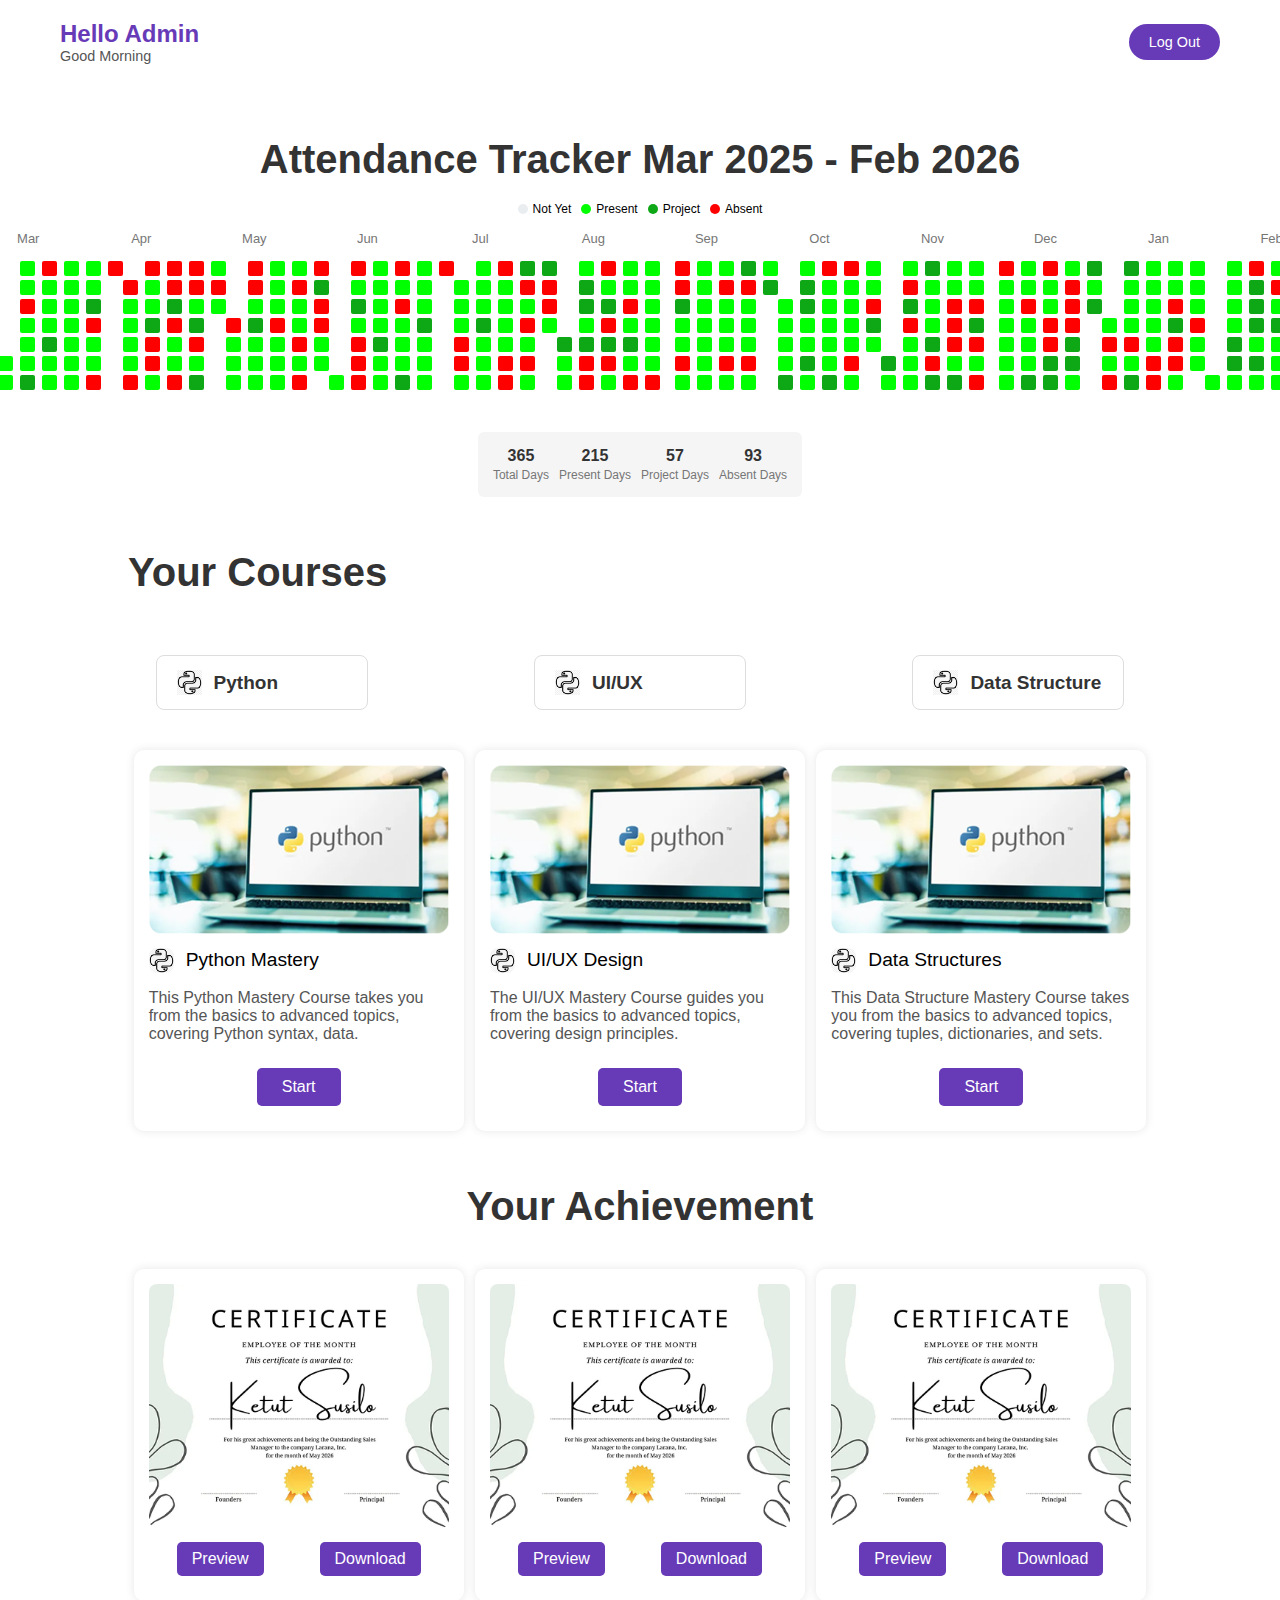
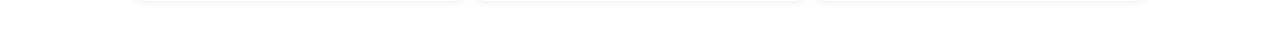
<file: dashboard.html>
<!DOCTYPE html>
<html lang="en">

<head>
    <meta charset="UTF-8">
    <meta name="viewport" content="width=device-width, initial-scale=1.0">
    <title>Dashboard</title>
    <style>
        /* CSS - Styles combined from both provided files */
        body {
            font-family: sans-serif;
            margin: 0;
            padding: 0;
            background-color: #ffffff;
        }

        .header {
            background-color: #ffffff;
            padding: 20px 60px;
            display: flex;
            justify-content: space-between;
            align-items: center;
        }

        .greeting {
            display: flex;
            flex-direction: column;
            align-items: flex-start;
        }

        .greeting h1 {
            color: #673ab7;
            font-size: 1.5em;
            margin: 0;
        }

        .greeting p {
            color: #555;
            font-size: 0.9em;
            margin: 0;
        }

        .logout-button {
            background-color: #673ab7;
            color: #fff;
            padding: 10px 20px;
            border: none;
            border-radius: 20px;
            cursor: pointer;
            text-decoration: none;
            font-size: 0.9em;
        }

        .container {
            width: 100%;
            display: flex;
            align-items: center;
            justify-content: center;

            
        }
        .container1 {
            width: 80%;
            margin: 20px auto;
        }

        /* Top Buttons Section */
        .top-buttons {
            display: flex;
            justify-content: center;
            align-items: center;
            gap: 13vw;
            padding: 20px 0;
            margin-bottom: 20px;
        }

        .top-button {
            display: flex;
            align-items: center;
            background-color: #ffffff;
            border: 1px solid #ddd;
            border-radius: 8px;
            padding: 10px 20px;
            text-align: center;
            width: 170px;
            height: 33px;
            color: #333;
        }

        .top-button h4 {
            font-size: 19px;
        }

        .logo-container {
            margin-right: 12px;
            height: 25px;
            width: 25px;
            /* Space between logo and text */
        }

        /* Courses Section */
        .courses-section {
            display: flex;
            justify-content: space-around;
            flex-wrap: wrap;
            /* Allows items to wrap on smaller screens */
        }

        .course-card {
            background-color: #fff;
            border-radius: 10px;
            box-shadow: 0 0 10px rgba(0, 0, 0, 0.1);
            padding: 15px;
            width: 300px;
            margin-bottom: 20px;
            text-align: center;
        }

        .course-card img {
            width: 100%;
            /* Make images responsive */
            border-radius: 8px;
            margin-bottom: 10px;
        }

        .course-title {
            font-size: 1.2em;
            margin-bottom: 5px;
            display: flex;
            align-items: center;
            /* Align items horizontally */
            justify-content: flex-start;
            /* Align content to the left */
        }

        .course-description {
            font-size: 1rem;
            color: #555;
            margin-bottom: 15px;
            text-align: left;
        }

        .button-container {
            padding: 10px 0;
        }

        .view-button {
            display: inline-block;
            background-color: #673ab7;
            color: #fff;
            padding: 10px 25px;
            border: none;
            border-radius: 5px;
            cursor: pointer;
            text-decoration: none;
        }

        /* Achievements Section */
        .achievements-section {
            text-align: center;
            margin-top: 30px;
        }

        .achievements-grid {
            display: flex;
            justify-content: space-around;
            flex-wrap: wrap;
        }

        .achievement-card {
            width: 300px;
            background-color: #fff;
            border-radius: 10px;
            box-shadow: 0 0 10px rgba(0, 0, 0, 0.1);
            padding: 15px;
            margin-bottom: 20px;
        }

        .achievement-card img {
            width: 100%;
            border-radius: 8px;
        }

        .achievement-actions {
            display: flex;
            justify-content: space-around;
            padding: 10px 0;
        }

        .achievement-actions a {
            text-decoration: none;
            background-color: #673ab7;
            color: white;
            padding: 8px 15px;
            border-radius: 5px;
            cursor: pointer;
        }

        .tracker-container {
            background-color: transparent;
            padding: 20px;
            border-radius: 8px;
            width: fit-content;
            display: flex;
            flex-direction: column;
            align-items: center;
        }

        .title {
            margin-bottom: 20px;
            color: #333;
            text-align: center;
        }

        .legend {
            display: flex;
            gap: 10px;
            margin-bottom: 15px;
            justify-content: center;
            font-size: 12px;
        }

        .legend-item {
            display: flex;
            align-items: center;
            gap: 5px;
        }

        .legend-color {
            width: 10px;
            height: 10px;
            border-radius: 50%; /* Make the legend colors circles */
        }

        #month-labels {
            display: flex;
            justify-content: space-around;
            width: 100%;
            margin-left: 20px;
            margin-bottom: 5px;
            font-size: 13px;
            color: #767676;
        }

        .month-label {
            width: calc(100% / 12);
            text-align: center;
        }

        .row {
            display: flex;
        }

        #weekday-labels {
            display: flex;
            flex-direction: column;
            margin-top: 10px;
            gap: 22px;
            font-size: 13px;
            color: #767676;
        }

        #calendar-container {
            display: flex;
            align-items: flex-start;
            overflow-x: auto;
            padding: 10px;
            margin-bottom: 10px;
        }

        .month-container {
            display: flex;
            flex-direction: column;
            margin-bottom: 5px;
            text-align: center;
        }

        .month-grid {
            display: grid;
            grid-template-rows: repeat(7, 12px);
            grid-auto-flow: column;
            gap: 7px;
        }

        .square {
            width: 15px;
            height: 15px;
            background-color: #ebedf0;
            border-radius: 2px;
            transition: background-color 0.3s ease;
            position: relative;
        }

        .square[data-level="1"] {
            background-color: #00ff00; /* Present - Green */
        }

        .square[data-level="2"] {
            background-color: #0ea716; /* Project - Purple */
        }

        .square[data-level="3"] {
            background-color: #ff0000;  /* Absent - Red */
        }

        .square:hover::after {
            content: attr(data-date);
            position: absolute;
            left: 50%;
            top: -20px;
            transform: translateX(-50%);
            background-color: #333;
            color: white;
            padding: 4px 6px;
            border-radius: 4px;
            font-size: 10px;
            white-space: nowrap;
            z-index: 1;
        }

        .stats {
            margin-top: 20px;
            padding: 10px;
            background-color: #f5f5f5;
            border-radius: 6px;
        }

        .stats-grid {
            display: flex;
            justify-content: space-between;
            text-align: center;
            font-size: 12px;
            color: #767676;
        }

        .stat-item {
            padding: 5px;
        }

        .stat-value {
            font-size: 16px;
            font-weight: bold;
            color: #333;
        }

        .stat-label {
            font-size: 12px;
            margin-top: 3px;
        }

        /* Responsive adjustments */
        @media (max-width: 768px) {
            .container {
                width: 95%;
            }

            .top-buttons {
                flex-direction: column;
                align-items: center;
            }

            .top-button {
                width: 80%;
            }

            .courses-section,
            .achievements-grid {
                flex-direction: column;
                align-items: center;
            }

            .course-card,
            .achievement-card {
                width: 90%;
            }
        }

        /* Styling for section headers */
        h2 {
            color: #333;
            font-size: 40px;
            margin-bottom: 40px;
        }
    </style>
</head>

<body>

    <!-- Header Section -->
    <div class="header">
        <div class="greeting">
            <h1>Hello Admin</h1>
            <p>Good Morning</p>
        </div>
        <a href="#" class="logout-button">Log Out</a>
    </div>

    <div class="container">


        <div class="tracker-container">
            <h2 class="title">Attendance Tracker Mar 2025 - Feb 2026</h2>
    
            <div class="legend">
                <div class="legend-item">
                    <div class="legend-color" style="background-color: #EAEDF0"></div>
                    <span>Not Yet</span>
                </div>
                <div class="legend-item">
                    <div class="legend-color" style="background-color: #00ff00"></div>
                    <span>Present</span>
                </div>
                 <div class="legend-item">
                    <div class="legend-color" style="background-color: #0ea716"></div>
                    <span>Project</span>
                </div>
                <div class="legend-item">
                    <div class="legend-color" style="background-color: #ff0000"></div>
                    <span>Absent</span>
                </div>
            </div>
            <div id="month-labels">
                <!-- Month labels will be inserted here by JavaScript -->
            </div>
            <div class="row">
                <div id="weekday-labels">
                    <!-- Weekday labels will be inserted here by JavaScript -->
                </div>
                <div id="calendar-container">
                    <!-- Calendar will be inserted here by JavaScript -->
                </div>
            </div>
    
            <div class="stats">
                <div class="stats-grid">
                    <div class="stat-item">
                        <div class="stat-value" id="total-days">0</div>
                        <div class="stat-label">Total Days</div>
                    </div>
                    <div class="stat-item">
                        <div class="stat-value" id="present-days">0</div>
                        <div class="stat-label">Present Days</div>
                    </div>
                      <div class="stat-item">
                        <div class="stat-value" id="project-days">0</div>
                        <div class="stat-label">Project Days</div>
                    </div>
                    <div class="stat-item">
                        <div class="stat-value" id="absent-days">0</div>
                        <div class="stat-label">Absent Days</div>
                    </div>
                </div>
            </div>
        </div>
    </div>
    

        <!-- Top Buttons Section -->
        <div class="container1">
            <!-- Top Buttons Section -->
            <h2>Your Courses</h2>
            <div class="top-buttons">
                <div class="top-button">
                    <div class="logo-container">
                        <img src="./images/py logo.png" alt="Python Logo" width="25">
                    </div>
                    <h4> Python</h4>
                </div>
                <div class="top-button">
                    <div class="logo-container">
                        <img src="./images/py logo.png" alt="UI/UX Logo" width="25">
                    </div>
                    <h4>UI/UX</h4>
                </div>
                <div class="top-button">
                    <div class="logo-container">
                        <img src="./images/py logo.png" alt="Data Structure Logo" width="25">
                    </div>
                    <h4>Data Structure</h4>
                </div>
            </div>

            <!-- Courses Section -->
            
            <div class="courses-section">
                <div class="course-card">
                    <img src="./images/Rectangle 132.png" alt="Python Course">
                    <div class="course-title">
                        <div class="logo-container">
                            <img src="./images/py logo.png" alt="Python Logo" width="10">
                        </div>
                        Python Mastery
                    </div>
                    <p class="course-description">This Python Mastery Course takes you from the basics to advanced
                        topics,
                        covering Python syntax, data.</p>
                    <div class="button-container">
                        <a href="#" class="view-button">Start</a>
                    </div>
                </div>

                <div class="course-card">
                    <img src="./images/Rectangle 132.png" alt="UI/UX Course">
                    <div class="course-title">
                        <div class="logo-container">
                            <img src="./images/py logo.png" alt="UI/UX Logo" width="30">
                        </div>
                        UI/UX Design
                    </div>
                    <p class="course-description">The UI/UX Mastery Course guides you from the basics to advanced
                        topics,
                        covering design principles.</p>
                    <div class="button-container">
                        <a href="#" class="view-button">Start</a>
                    </div>
                </div>

                <div class="course-card">
                    <img src="./images/Rectangle 132.png" alt="Data Structure Course">
                    <div class="course-title">
                        <div class="logo-container">
                            <img src="./images/py logo.png" alt="Data Structure Logo" width="30">
                        </div>
                        Data Structures
                    </div>
                    <p class="course-description">This Data Structure Mastery Course takes you from the basics to
                        advanced
                        topics, covering tuples, dictionaries, and sets.</p>
                    <div class="button-container">
                        <a href="#" class="view-button">Start</a>
                    </div>
                </div>
            </div>
            <div class="achievements-section">
                <h2>Your Achievement</h2>
                <div class="achievements-grid">
                    <div class="achievement-card">
                        <img id="certificate1" src="./images/Rectangle 139.png" alt="Certificate 1">
                        <div class="achievement-actions">
                            <a href="#" onclick="previewImage('certificate1')">Preview</a>
                            <a href="#" onclick="downloadImage('certificate1')">Download</a>
                        </div>
                    </div>
                    <div class="achievement-card">
                        <img id="certificate2" src="./images/Rectangle 139.png" alt="Certificate 2">
                        <div class="achievement-actions">
                            <a href="#" onclick="previewImage('certificate2')">Preview</a>
                            <a href="#" onclick="downloadImage('certificate2')">Download</a>
                        </div>
                    </div>
                    <div class="achievement-card">
                        <img id="certificate3" src="./images/Rectangle 139.png" alt="Certificate 3">
                        <div class="achievement-actions">
                            <a href="#" onclick="previewImage('certificate3')">Preview</a>
                            <a href="#" onclick="downloadImage('certificate3')">Download</a>
                        </div>
                    </div>
                </div>
            </div>
        </div>

        <!-- Achievements Section -->
        

    

    <script>

         // Get references to the necessary elements
         const calendarContainer = document.getElementById('calendar-container');
        const weekdayLabelsContainer = document.getElementById('weekday-labels');
        const monthLabelsContainer = document.getElementById('month-labels');

        // Define colors for attendance levels
        const colors = {
            notYet: "#EAEDF0",
            present: "#00ff00",
            project: "#9370db",
            absent: "#ff0000"
        };

        // Initialize statistics counters
        const stats = {
            present: 0,
            project: 0,
            absent: 0,
            total: 0
        };

        // Define arrays for month and weekday labels
        const months = ['Mar', 'Apr', 'May', 'Jun', 'Jul', 'Aug', 'Sep', 'Oct', 'Nov', 'Dec', 'Jan', 'Feb'];
        const weekdays = ['Mon', 'Wed', 'Fri'];

        /**
         * Creates and appends weekday labels to the designated container.
         */
        function createWeekdayLabels() {
            weekdays.forEach(day => {
                const dayEl = document.createElement('div');
                dayEl.classList.add('weekday');
                dayEl.textContent = day;
                weekdayLabelsContainer.appendChild(dayEl);
            });
        }

        /**
         * Creates and appends month labels to the designated container.
         */
        function createMonthLabels() {
            months.forEach(month => {
                const monthLabelEl = document.createElement('div');
                monthLabelEl.classList.add('month-label');
                monthLabelEl.textContent = month;
                monthLabelsContainer.appendChild(monthLabelEl);
            });
        }

        /**
         * Creates a section for a given month in the calendar.
         * @param {number} year The year for which to generate the month.
         * @param {number} month The month (0-11) to generate.
         * @param {number} monthIndex The index of the month in the year.
         * @returns {HTMLDivElement} The container element for the month.
         */
        function createMonthSection(year, month, monthIndex) {
            const monthContainer = document.createElement('div');
            monthContainer.classList.add('month-container');

            // Add margin to specific month containers (7th and 10th)
            if (monthIndex === 7 || monthIndex === 10) {
                monthContainer.style.marginRight = '15px';

            }

            const monthGrid = document.createElement('div');
            monthGrid.classList.add('month-grid');

            let yearToUse = year;
            if (month === 0 || month === 1) {
                yearToUse = 2026;
            }
            const firstDate = new Date(yearToUse, month, 1);
            let firstDay = firstDate.getDay();
            firstDay = firstDay === 0 ? 6 : firstDay - 1;

            for (let i = 0; i < firstDay; i++) {
                const emptyDay = document.createElement('div');
                emptyDay.classList.add('square');
                emptyDay.style.visibility = 'hidden';
                monthGrid.appendChild(emptyDay);
            }

            const lastDate = new Date(yearToUse, month + 1, 0);
            const totalDays = lastDate.getDate();
            let currentDate = new Date();

            // Adjust currentDate to be within the correct year
            if (month >= 10) { // Nov and Dec
                currentDate = new Date(2026, currentDate.getMonth(), currentDate.getDate());
            }

            for (let day = 1; day <= totalDays; day++) {
                const date = new Date(yearToUse, month, day);
                const square = document.createElement('div');
                square.classList.add('square');
                square.setAttribute('data-date', date.toLocaleDateString());

                if (date <= currentDate) {
                    stats.total++;
                    const random = Math.random();
                    if (random > 0.8) {
                        square.setAttribute('data-level', 3); //Absent
                        stats.absent++;
                    }
                      else if (random > 0.6) {
                        square.setAttribute('data-level', 2); //project
                        stats.project++;
                    }
                     else {
                        square.setAttribute('data-level', 1); //present
                        stats.present++;
                    }
                }
                monthGrid.appendChild(square);
            }

            monthContainer.appendChild(monthGrid);
            return monthContainer;
        }

        // Call functions to create labels
        createWeekdayLabels();
        createMonthLabels();

        // Generate the calendar for the year 2025
        for (let month = 2; month < 14; month++) {
            let monthIndex = month % 12;
            const monthSection = createMonthSection(2025, monthIndex, monthIndex);
            calendarContainer.appendChild(monthSection);
        }

        // Update statistics display
        document.getElementById('total-days').textContent = stats.total;
        document.getElementById('present-days').textContent = stats.present;
         document.getElementById('project-days').textContent = stats.project;
        document.getElementById('absent-days').textContent = stats.absent;




        /* JavaScript */
        function previewImage(imgId) {
            const imgElement = document.getElementById(imgId);
            const imageUrl = imgElement.src;
            window.open(imageUrl, '_blank'); // Open in a new tab
        }

        function downloadImage(imgId) {
            const imgElement = document.getElementById(imgId);
            const imageUrl = imgElement.src;
            const imageName = imgElement.alt + '.png'; // You can change the extension if needed

            // Create a temporary link element
            const a = document.createElement('a');
            a.href = imageUrl;
            a.download = imageName; // Set the file name

            // Programmatically trigger the download
            document.body.appendChild(a);
            a.click();
            document.body.removeChild(a); // Clean up
        }
    </script>

</body>

</html>
</file>
